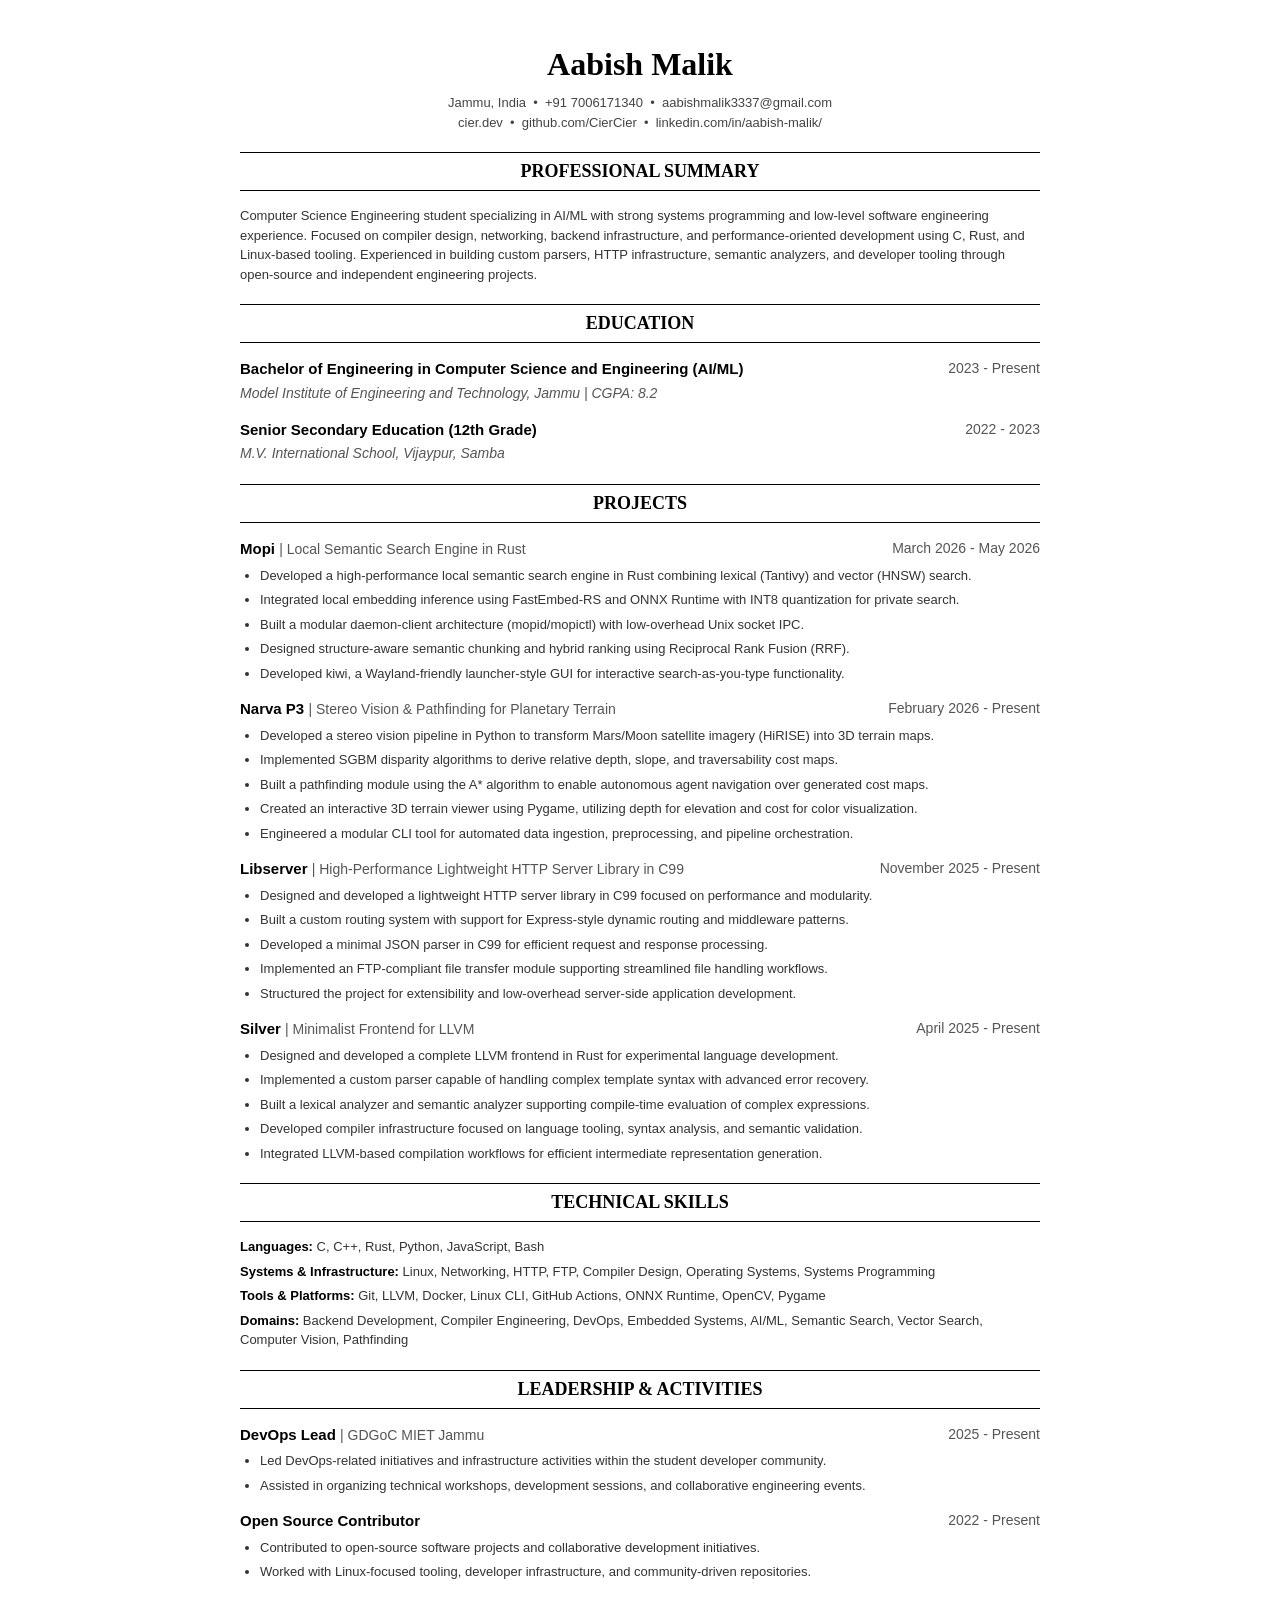
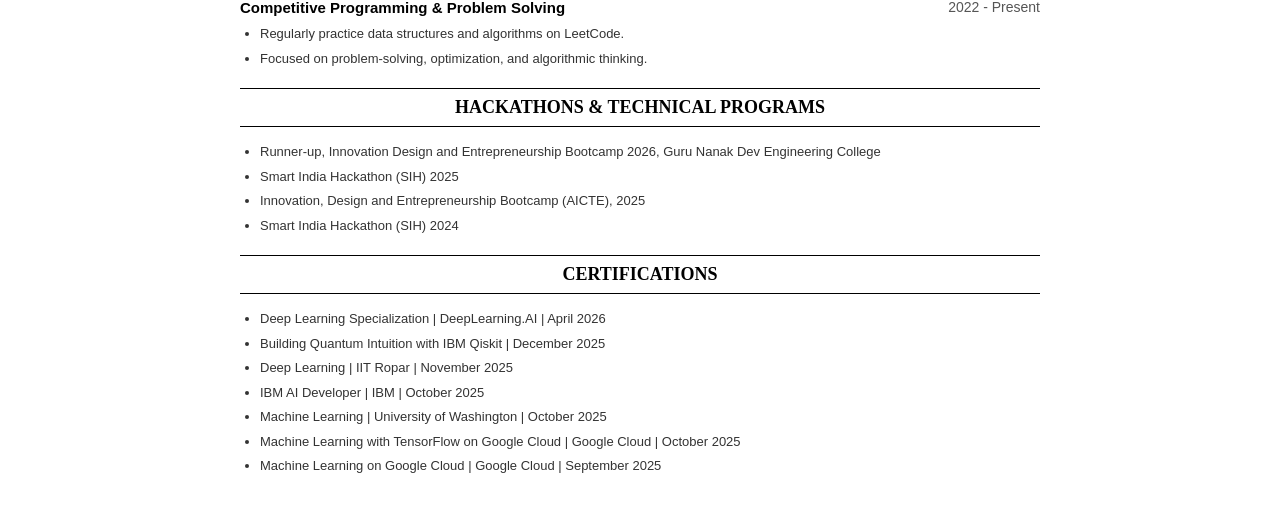
<file: day2/index.html>
<!DOCTYPE html>
<html lang="en">
<head>
<meta charset="UTF-8">
<meta name="viewport" content="width=device-width, initial-scale=1.0">
<title>Aabish Malik - Resume</title>
<style>
  body {
    font-family: 'Segoe UI', Tahoma, Geneva, Verdana, sans-serif;
    color: #333;
    line-height: 1.5;
    margin: 0;
    padding: 40px;
    background-color: #fff;
    font-size: 13px;
  }
  h1, h2, h3, .serif {
    font-family: 'Times New Roman', Times, serif;
  }
  .container {
    max-width: 800px;
    margin: 0 auto;
  }
  .header {
    text-align: center;
    margin-bottom: 20px;
  }
  .header h1 {
    font-size: 32px;
    margin: 0 0 5px 0;
    color: #000;
  }
  .header .contact {
    font-size: 13px;
    color: #444;
  }
  .section-title {
    text-align: center;
    font-size: 18px;
    font-weight: bold;
    color: #000;
    border-top: 1px solid #000;
    border-bottom: 1px solid #000;
    padding: 5px 0;
    margin: 20px 0 15px 0;
    text-transform: uppercase;
  }
  .summary {
    margin-bottom: 20px;
  }
  
  .item {
    margin-bottom: 15px;
  }
  .item-row {
    display: flex;
    justify-content: space-between;
    margin-bottom: 2px;
  }
  .item-title {
    font-size: 15px;
    font-weight: bold;
    color: #000;
  }
  .item-subtitle {
    font-size: 14px;
    color: #555;
    font-style: italic;
  }
  .item-date, .item-location {
    font-size: 14px;
    color: #555;
  }
  
  ul {
    margin: 5px 0 0 20px;
    padding: 0;
  }
  li {
    margin-bottom: 5px;
  }

  .skills-row {
    margin-bottom: 5px;
  }
  .skills-category {
    font-weight: bold;
    color: #000;
  }

  .list-item {
    margin-bottom: 5px;
    display: flex;
    align-items: flex-start;
  }
  .list-item-bullet {
    margin-right: 10px;
    color: #000;
  }
</style>
</head>
<body>
<div class="container">
  
  <div class="header">
    <h1 class="serif">Aabish Malik</h1>
    <div class="contact">Jammu, India &nbsp;&bull;&nbsp; +91 7006171340 &nbsp;&bull;&nbsp; aabishmalik3337@gmail.com</div>
    <div class="contact">cier.dev &nbsp;&bull;&nbsp; github.com/CierCier &nbsp;&bull;&nbsp; linkedin.com/in/aabish-malik/</div>
  </div>

  <div class="section-title serif">Professional Summary</div>
  <div class="summary">
    Computer Science Engineering student specializing in AI/ML with strong systems programming and low-level software engineering experience. Focused on compiler design, networking, backend infrastructure, and performance-oriented development using C, Rust, and Linux-based tooling. Experienced in building custom parsers, HTTP infrastructure, semantic analyzers, and developer tooling through open-source and independent engineering projects.
  </div>

  <div class="section-title serif">Education</div>
  <div class="item">
    <div class="item-row">
      <div class="item-title">Bachelor of Engineering in Computer Science and Engineering (AI/ML)</div>
      <div class="item-date">2023 - Present</div>
    </div>
    <div class="item-row">
      <div class="item-subtitle">Model Institute of Engineering and Technology, Jammu | CGPA: 8.2</div>
    </div>
  </div>
  <div class="item" style="margin-bottom:0;">
    <div class="item-row">
      <div class="item-title">Senior Secondary Education (12th Grade)</div>
      <div class="item-date">2022 - 2023</div>
    </div>
    <div class="item-row">
      <div class="item-subtitle">M.V. International School, Vijaypur, Samba</div>
    </div>
  </div>

  <div class="section-title serif">Projects</div>
  
  <div class="item">
    <div class="item-row">
      <div class="item-title">Mopi <span class="item-subtitle" style="font-style:normal; font-weight:normal;">| Local Semantic Search Engine in Rust</span></div>
      <div class="item-date">March 2026 - May 2026</div>
    </div>
    <ul>
      <li>Developed a high-performance local semantic search engine in Rust combining lexical (Tantivy) and vector (HNSW) search.</li>
      <li>Integrated local embedding inference using FastEmbed-RS and ONNX Runtime with INT8 quantization for private search.</li>
      <li>Built a modular daemon-client architecture (mopid/mopictl) with low-overhead Unix socket IPC.</li>
      <li>Designed structure-aware semantic chunking and hybrid ranking using Reciprocal Rank Fusion (RRF).</li>
      <li>Developed kiwi, a Wayland-friendly launcher-style GUI for interactive search-as-you-type functionality.</li>
    </ul>
  </div>

  <div class="item">
    <div class="item-row">
      <div class="item-title">Narva P3 <span class="item-subtitle" style="font-style:normal; font-weight:normal;">| Stereo Vision & Pathfinding for Planetary Terrain</span></div>
      <div class="item-date">February 2026 - Present</div>
    </div>
    <ul>
      <li>Developed a stereo vision pipeline in Python to transform Mars/Moon satellite imagery (HiRISE) into 3D terrain maps.</li>
      <li>Implemented SGBM disparity algorithms to derive relative depth, slope, and traversability cost maps.</li>
      <li>Built a pathfinding module using the A* algorithm to enable autonomous agent navigation over generated cost maps.</li>
      <li>Created an interactive 3D terrain viewer using Pygame, utilizing depth for elevation and cost for color visualization.</li>
      <li>Engineered a modular CLI tool for automated data ingestion, preprocessing, and pipeline orchestration.</li>
    </ul>
  </div>

  <div class="item">
    <div class="item-row">
      <div class="item-title">Libserver <span class="item-subtitle" style="font-style:normal; font-weight:normal;">| High-Performance Lightweight HTTP Server Library in C99</span></div>
      <div class="item-date">November 2025 - Present</div>
    </div>
    <ul>
      <li>Designed and developed a lightweight HTTP server library in C99 focused on performance and modularity.</li>
      <li>Built a custom routing system with support for Express-style dynamic routing and middleware patterns.</li>
      <li>Developed a minimal JSON parser in C99 for efficient request and response processing.</li>
      <li>Implemented an FTP-compliant file transfer module supporting streamlined file handling workflows.</li>
      <li>Structured the project for extensibility and low-overhead server-side application development.</li>
    </ul>
  </div>

  <div class="item">
    <div class="item-row">
      <div class="item-title">Silver <span class="item-subtitle" style="font-style:normal; font-weight:normal;">| Minimalist Frontend for LLVM</span></div>
      <div class="item-date">April 2025 - Present</div>
    </div>
    <ul>
      <li>Designed and developed a complete LLVM frontend in Rust for experimental language development.</li>
      <li>Implemented a custom parser capable of handling complex template syntax with advanced error recovery.</li>
      <li>Built a lexical analyzer and semantic analyzer supporting compile-time evaluation of complex expressions.</li>
      <li>Developed compiler infrastructure focused on language tooling, syntax analysis, and semantic validation.</li>
      <li>Integrated LLVM-based compilation workflows for efficient intermediate representation generation.</li>
    </ul>
  </div>

  <div class="section-title serif">Technical Skills</div>
  <div class="skills-row"><span class="skills-category">Languages:</span> C, C++, Rust, Python, JavaScript, Bash</div>
  <div class="skills-row"><span class="skills-category">Systems & Infrastructure:</span> Linux, Networking, HTTP, FTP, Compiler Design, Operating Systems, Systems Programming</div>
  <div class="skills-row"><span class="skills-category">Tools & Platforms:</span> Git, LLVM, Docker, Linux CLI, GitHub Actions, ONNX Runtime, OpenCV, Pygame</div>
  <div class="skills-row"><span class="skills-category">Domains:</span> Backend Development, Compiler Engineering, DevOps, Embedded Systems, AI/ML, Semantic Search, Vector Search, Computer Vision, Pathfinding</div>

  <div class="section-title serif">Leadership & Activities</div>
  <div class="item">
    <div class="item-row">
      <div class="item-title">DevOps Lead <span class="item-subtitle" style="font-style:normal; font-weight:normal;">| GDGoC MIET Jammu</span></div>
      <div class="item-date">2025 - Present</div>
    </div>
    <ul>
      <li>Led DevOps-related initiatives and infrastructure activities within the student developer community.</li>
      <li>Assisted in organizing technical workshops, development sessions, and collaborative engineering events.</li>
    </ul>
  </div>
  <div class="item">
    <div class="item-row">
      <div class="item-title">Open Source Contributor</div>
      <div class="item-date">2022 - Present</div>
    </div>
    <ul>
      <li>Contributed to open-source software projects and collaborative development initiatives.</li>
      <li>Worked with Linux-focused tooling, developer infrastructure, and community-driven repositories.</li>
    </ul>
  </div>
  <div class="item" style="margin-bottom:0;">
    <div class="item-row">
      <div class="item-title">Competitive Programming & Problem Solving</div>
      <div class="item-date">2022 - Present</div>
    </div>
    <ul>
      <li>Regularly practice data structures and algorithms on LeetCode.</li>
      <li>Focused on problem-solving, optimization, and algorithmic thinking.</li>
    </ul>
  </div>

  <div class="section-title serif">Hackathons & Technical Programs</div>
  <ul>
    <li>Runner-up, Innovation Design and Entrepreneurship Bootcamp 2026, Guru Nanak Dev Engineering College</li>
    <li>Smart India Hackathon (SIH) 2025</li>
    <li>Innovation, Design and Entrepreneurship Bootcamp (AICTE), 2025</li>
    <li>Smart India Hackathon (SIH) 2024</li>
  </ul>

  <div class="section-title serif">Certifications</div>
  <ul>
    <li>Deep Learning Specialization | DeepLearning.AI | April 2026</li>
    <li>Building Quantum Intuition with IBM Qiskit | December 2025</li>
    <li>Deep Learning | IIT Ropar | November 2025</li>
    <li>IBM AI Developer | IBM | October 2025</li>
    <li>Machine Learning | University of Washington | October 2025</li>
    <li>Machine Learning with TensorFlow on Google Cloud | Google Cloud | October 2025</li>
    <li>Machine Learning on Google Cloud | Google Cloud | September 2025</li>
  </ul>

</div>
</body>
</html>
</file>
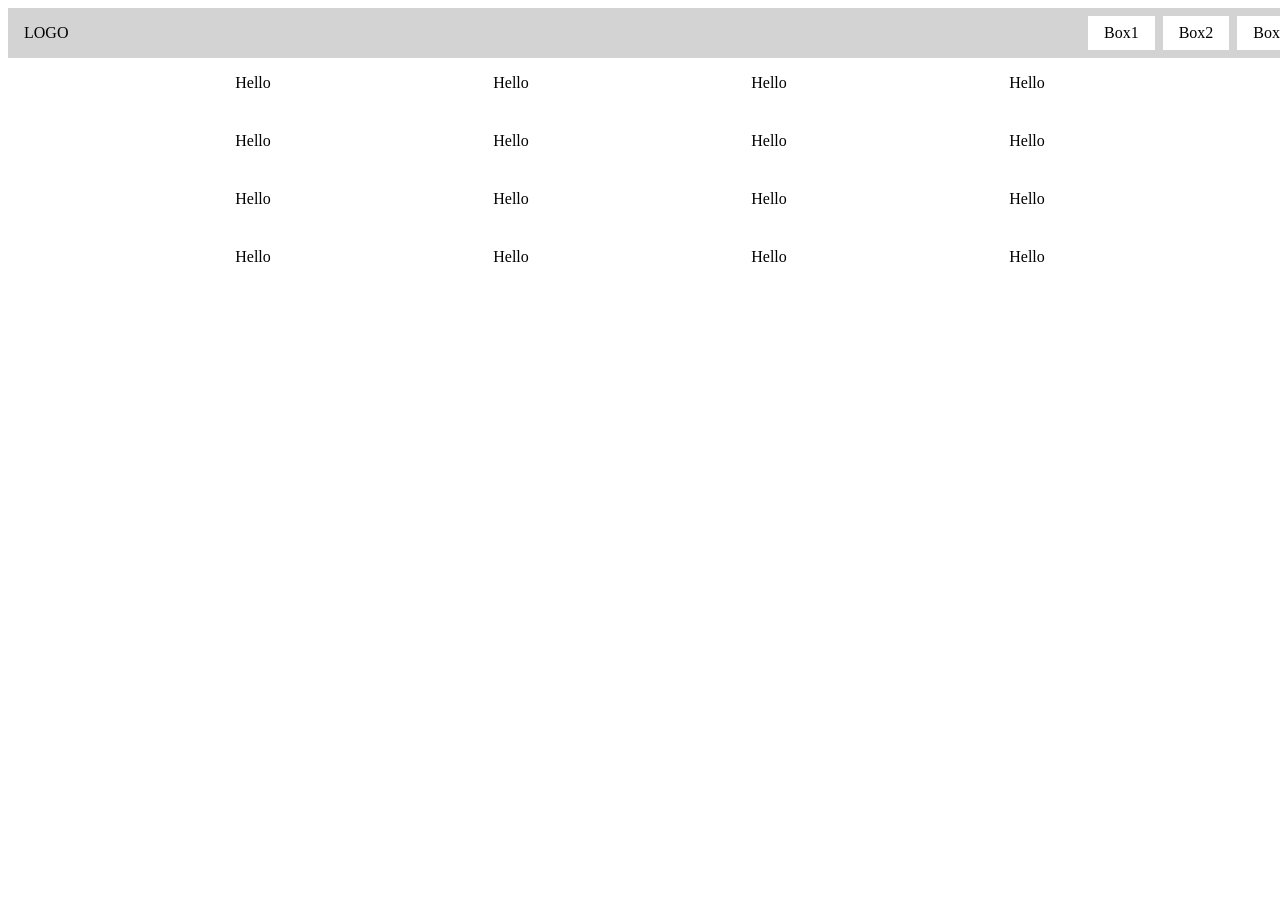
<file: day4/index.html>
<!doctype html>
<html lang="en">
    <head>
        <meta charset="UTF-8" />
        <meta name="viewport" content="width=device-width, initial-scale=1.0" />
        <title>Doc</title>

        <link rel="stylesheet" href="style.css" />
    </head>
    <body>
        <div class="header">
            <div class="header-left">LOGO</div>
            <div class="header-right">
                <span class="tag" id="box1">Box1</span>
                <span class="tag" id="box2">Box2</span>
                <span class="tag" id="box3">Box3</span>
            </div>
        </div>
        <div class="grid-container">
            <div class="grid-item">
                <p>Hello</p>
            </div>
            <div class="grid-item">
                <p>Hello</p>
            </div>
            <div class="grid-item">
                <p>Hello</p>
            </div>
            <div class="grid-item">
                <p>Hello</p>
            </div>
            <div class="grid-item">
                <p>Hello</p>
            </div>
            <div class="grid-item">
                <p>Hello</p>
            </div>
            <div class="grid-item">
                <p>Hello</p>
            </div>
            <div class="grid-item">
                <p>Hello</p>
            </div>
            <div class="grid-item">
                <p>Hello</p>
            </div>
            <div class="grid-item">
                <p>Hello</p>
            </div>
            <div class="grid-item">
                <p>Hello</p>
            </div>
            <div class="grid-item">
                <p>Hello</p>
            </div>
            <div class="grid-item">
                <p>Hello</p>
            </div>
            <div class="grid-item">
                <p>Hello</p>
            </div>
            <div class="grid-item">
                <p>Hello</p>
            </div>
            <div class="grid-item">
                <p>Hello</p>
            </div>
        </div>
    </body>
</html>
</file>
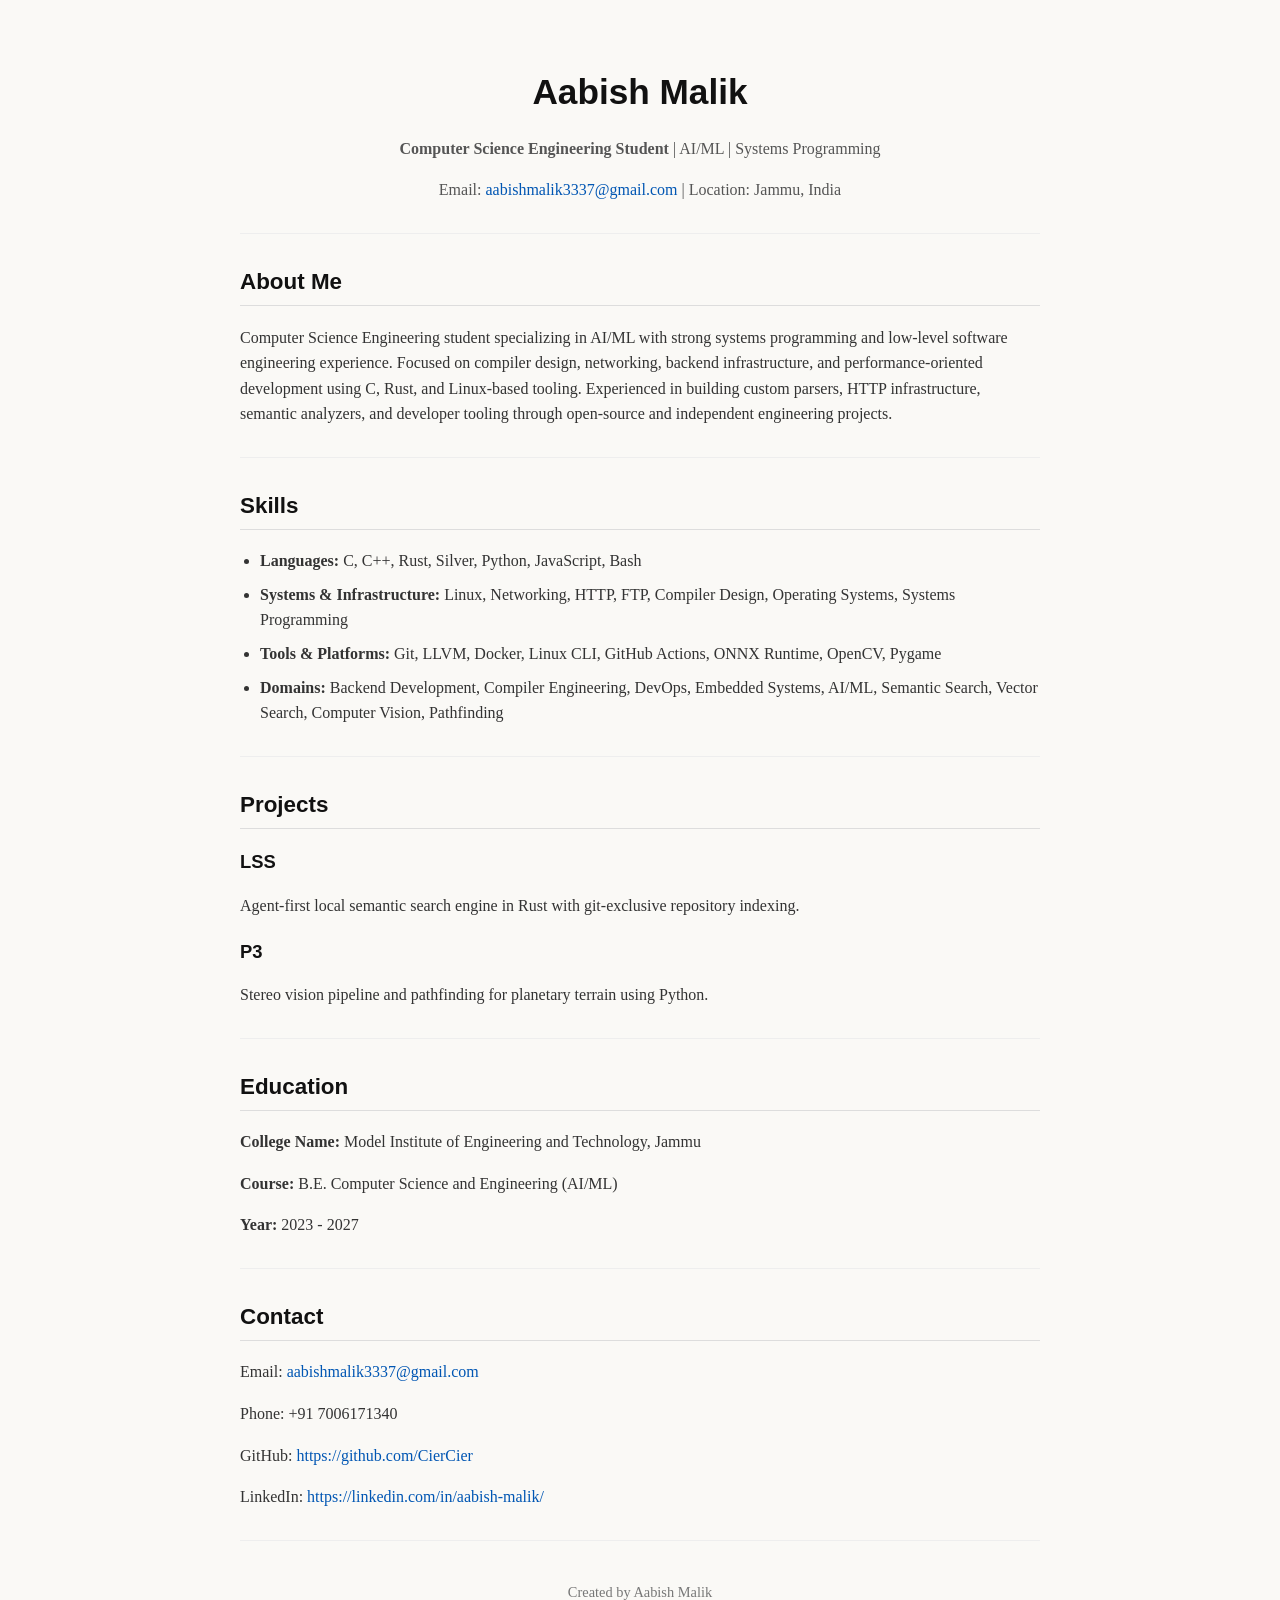
<file: html-portfolio/index.html>
<!DOCTYPE html>
<html>
 <head>
  <title>My Portfolio</title>
  <link rel="stylesheet" href="index.css">
 </head>
 <body>
  <div class="container">
   <center class="header-section">
    <h1>Aabish Malik</h1>
    <p><span>Computer Science Engineering Student</span> | AI/ML | Systems Programming</p>
    <p>Email: <a href="mailto:aabishmalik3337@gmail.com">aabishmalik3337@gmail.com</a> | Location: Jammu, India</p>
   </center>
   <hr>

   <h2>About Me</h2>
   <p>
    Computer Science Engineering student specializing in AI/ML with strong systems programming and low-level software engineering experience. Focused on compiler design, networking, backend infrastructure, and performance-oriented development using C, Rust, and Linux-based tooling. Experienced in building custom parsers, HTTP infrastructure, semantic analyzers, and developer tooling through open-source and independent engineering projects.
   </p>
   <hr>

   <h2>Skills</h2>
   <ul>
    <li><strong>Languages:</strong> C, C++, Rust, Silver, Python, JavaScript, Bash</li>
    <li><strong>Systems & Infrastructure:</strong> Linux, Networking, HTTP, FTP, Compiler Design, Operating Systems, Systems Programming</li>
    <li><strong>Tools & Platforms:</strong> Git, LLVM, Docker, Linux CLI, GitHub Actions, ONNX Runtime, OpenCV, Pygame</li>
    <li><strong>Domains:</strong> Backend Development, Compiler Engineering, DevOps, Embedded Systems, AI/ML, Semantic Search, Vector Search, Computer Vision, Pathfinding</li>
   </ul>
   <hr>

   <h2>Projects</h2>
   <h3>LSS</h3>
   <p>Agent-first local semantic search engine in Rust with git-exclusive repository indexing.</p>
   <h3>P3</h3>
   <p>Stereo vision pipeline and pathfinding for planetary terrain using Python.</p>
   <hr>

   <h2>Education</h2>
   <p><strong>College Name:</strong> Model Institute of Engineering and Technology, Jammu</p>
   <p><strong>Course:</strong> B.E. Computer Science and Engineering (AI/ML)</p>
   <p><strong>Year:</strong> 2023 - 2027</p>
   <hr>

   <h2>Contact</h2>
   <p>Email: <a href="mailto:aabishmalik3337@gmail.com">aabishmalik3337@gmail.com</a></p>
   <p>Phone: +91 7006171340</p>
   <p>GitHub: <a href="https://github.com/CierCier" target="_blank">https://github.com/CierCier</a></p>
   <p>LinkedIn: <a href="https://linkedin.com/in/aabish-malik/" target="_blank">https://linkedin.com/in/aabish-malik/</a></p>
   <hr>

   <center class="footer">
    <p>Created by Aabish Malik</p>
   </center>
  </div>
 </body>
</html>
</file>
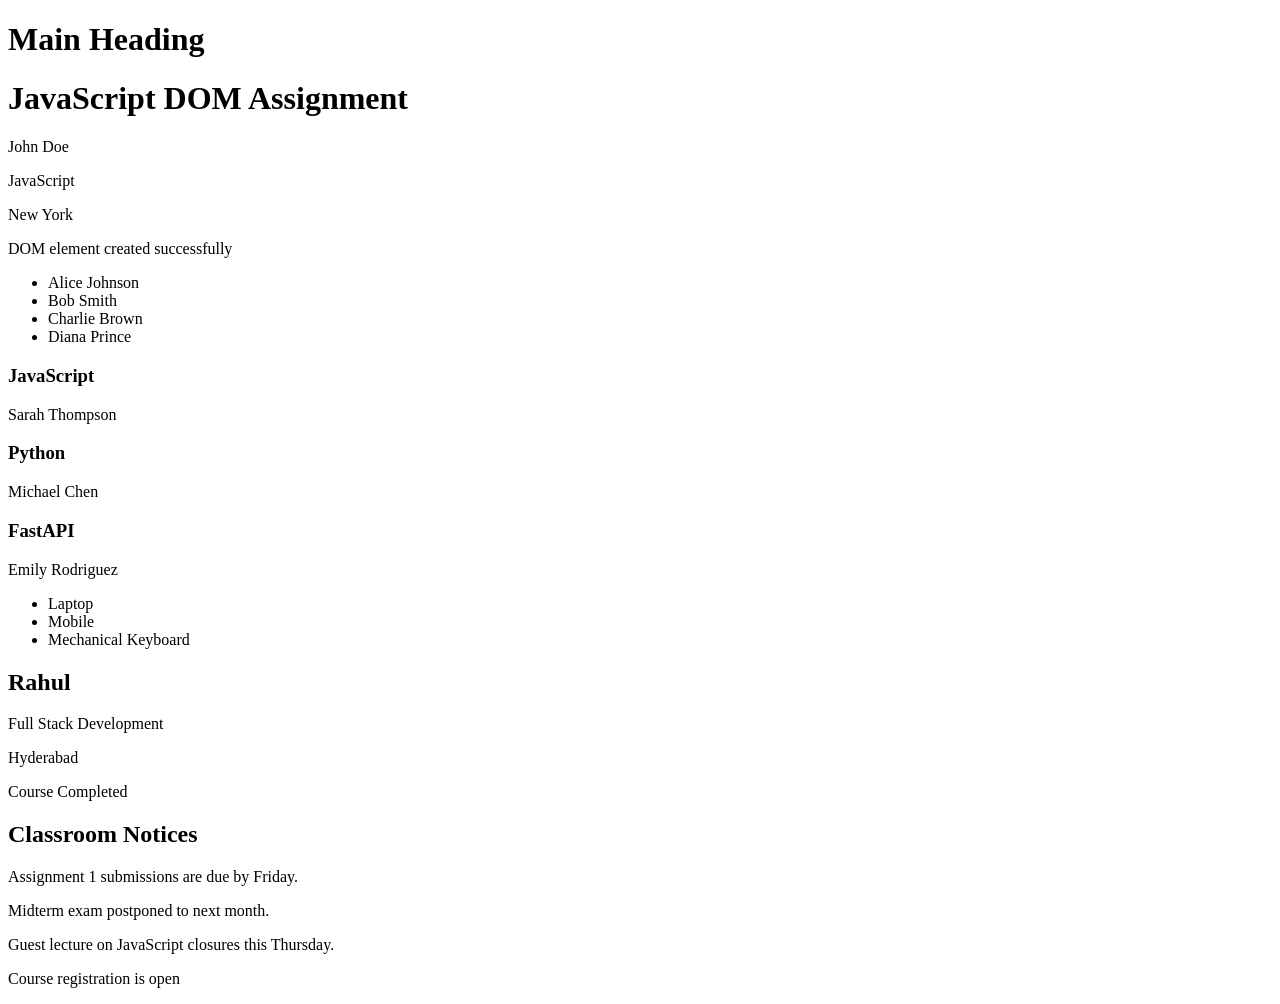
<file: js-dom-assignment/index.html>
<!DOCTYPE html>
<html lang="en">
<head>
  <meta charset="UTF-8">
  <meta name="viewport" content="width=device-width, initial-scale=1.0">
  <title>JavaScript DOM Assignment</title>
</head>
<body>
  <!-- Task 1: Select and Read a Heading -->
  <h1 id="mainTitle">Main Heading</h1>

  <!-- Task 2: Update Page Title -->
  <h1 id="pageTitle">Old JavaScript Title</h1>

  <!-- Task 3: Update Student Details -->
  <p id="studentName">Student Name</p>
  <p id="studentCourse">Student Course</p>
  <p id="studentCity">Student City</p>

  <!-- Task 4: Create and Add a Paragraph -->
  <div id="messageContainer"></div>

  <!-- Task 5 & 6: Student List -->
  <ul id="studentList"></ul>

  <!-- Task 7: Create Course Cards -->
  <div id="courseContainer"></div>

  <!-- Task 8: Update a Created Element (paragraph created in JS) -->

  <!-- Task 9: Remove an Existing HTML Element -->
  <p id="oldMessage">This message should be removed</p>

  <!-- Task 10: Remove a Dynamically Created Element (created in JS) -->

  <!-- Task 11: DOM CRUD Practice -->
  <div id="studentContainer"></div>

  <!-- Task 12: Product List Challenge -->
  <ul id="productList"></ul>

  <!-- Main Challenge: Student Profile Builder -->
  <div id="profileContainer"></div>

  <!-- Bonus Challenge: Classroom Notice Board -->
  <div id="noticeBoard"></div>

  <script src="script.js"></script>
</body>
</html>
</file>
<file: day4/style.css>
.header {
    width: 100vw;
    height: max-content;
    display: flex;
    justify-content: center;
    align-items: center;
    background: lightgray;
    padding: 0.5em 1em;
}
.header-left {
    display: flex;
    flex: 1;
    justify-content: flex-start;
}
.header-right {
    display: flex;
    flex: 1;
    justify-content: flex-end;
    gap: 0.5em;
}
.tag {
    display: inline-block;
    padding: 0.5rem 1rem;
    background: white;
}

.grid-container {
    display: flex;
    flex-direction: row;
    gap: 8px;
    flex-wrap: wrap;
    justify-content: center;
}

.grid-item {
    min-width: 250px;
    display: flex;
    justify-content: center;
    align-items: center;
}
</file>
<file: html-portfolio/index.css>
body {
    font-family: 'Georgia', serif;
    background-color: #faf9f6; /* off-white paper color */
    color: #333;
    line-height: 1.6;
    margin: 0;
    padding: 20px;
    display: flex;
    justify-content: center;
}

.container {
    max-width: 800px;
    width: 100%;
    padding: 20px;
}

h1, h2, h3 {
    font-family: -apple-system, BlinkMacSystemFont, 'Segoe UI', Roboto, Helvetica, Arial, sans-serif;
    color: #111;
}

h1 {
    font-size: 2.2rem;
    margin-bottom: 5px;
}

h2 {
    font-size: 1.4rem;
    border-bottom: 1px solid #ddd;
    padding-bottom: 5px;
    margin-top: 30px;
}

h3 {
    font-size: 1.15rem;
    margin-bottom: 5px;
}

p {
    margin-bottom: 15px;
}

a {
    color: #0056b3;
    text-decoration: none;
}

a:hover {
    text-decoration: underline;
}

ul {
    padding-left: 20px;
}

li {
    margin-bottom: 8px;
}

hr {
    border: none;
    border-top: 1px solid #eee;
    margin: 30px 0;
}

center {
    display: block;
    text-align: center;
}

span {
    font-weight: 600;
}

.header-section p {
    color: #555;
    margin-bottom: 5px;
}

.footer {
    color: #777;
    font-size: 0.9rem;
    margin-top: 40px;
}
</file>
